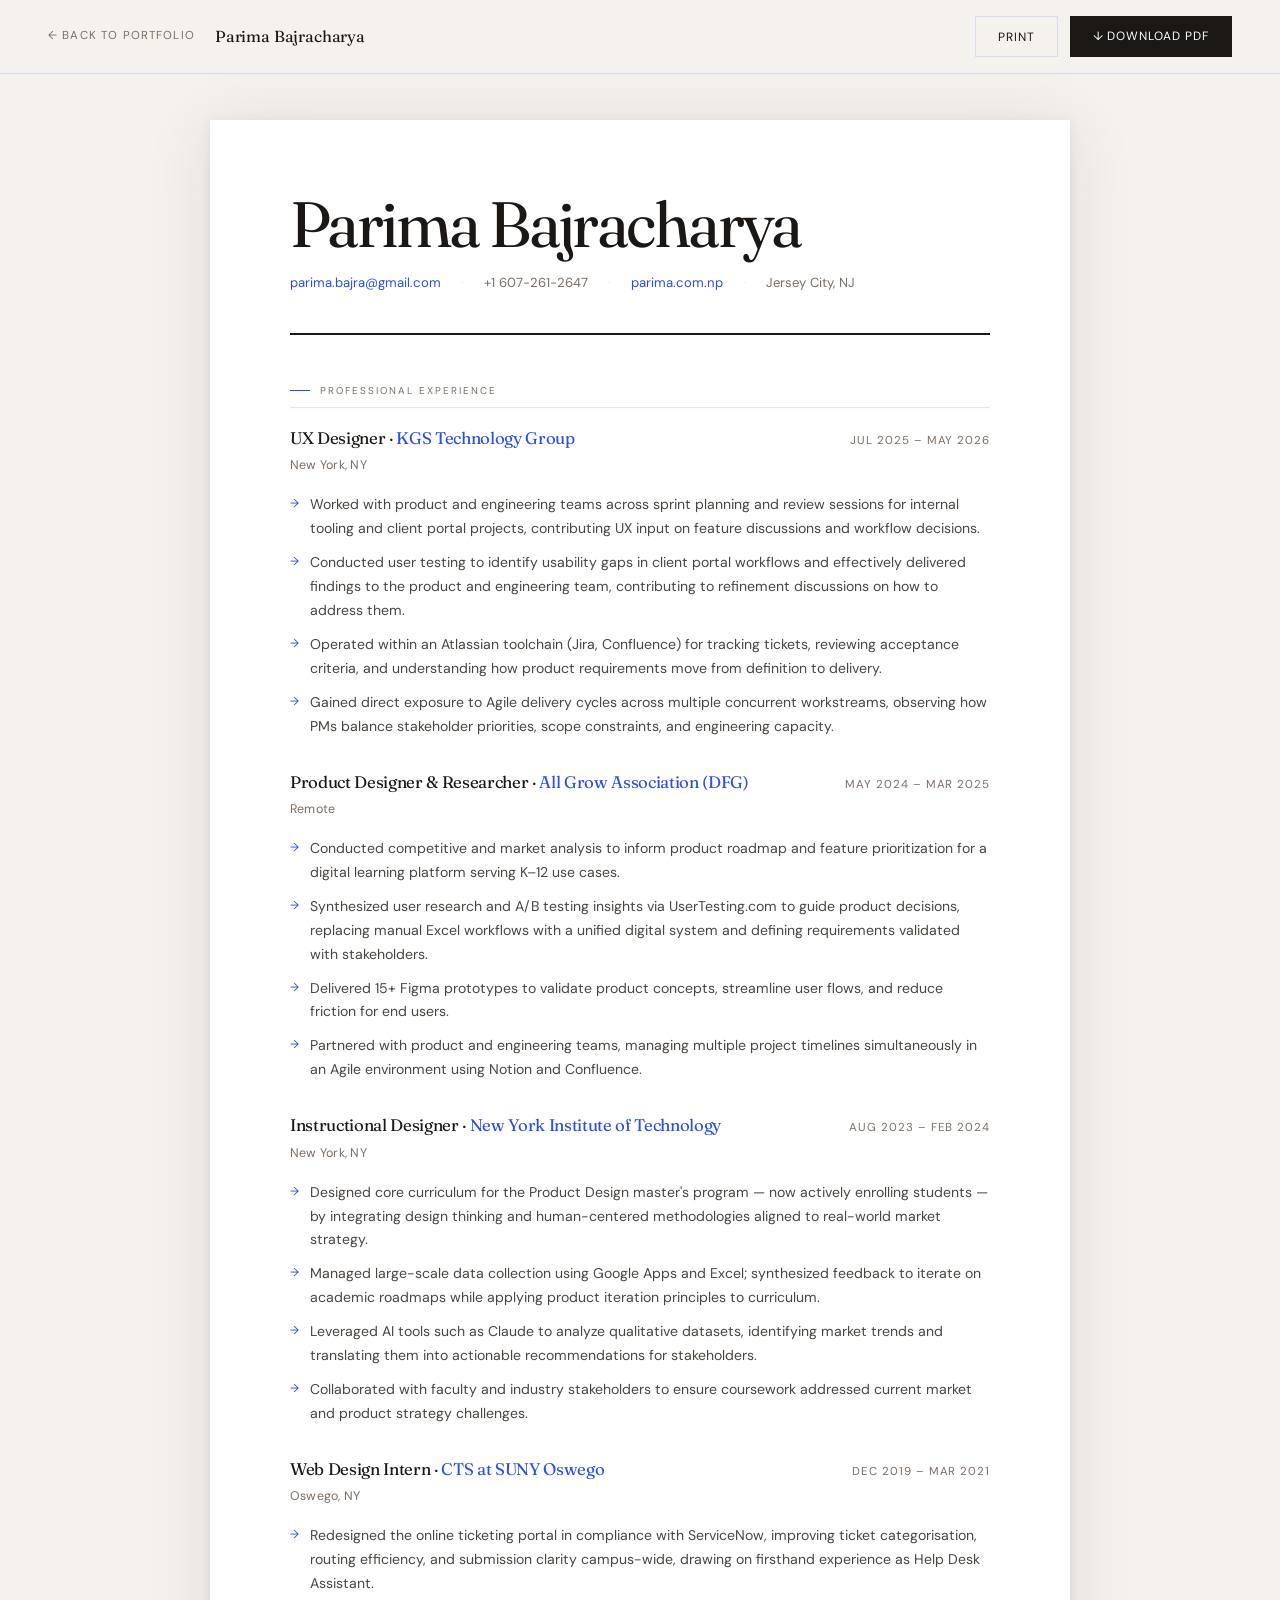
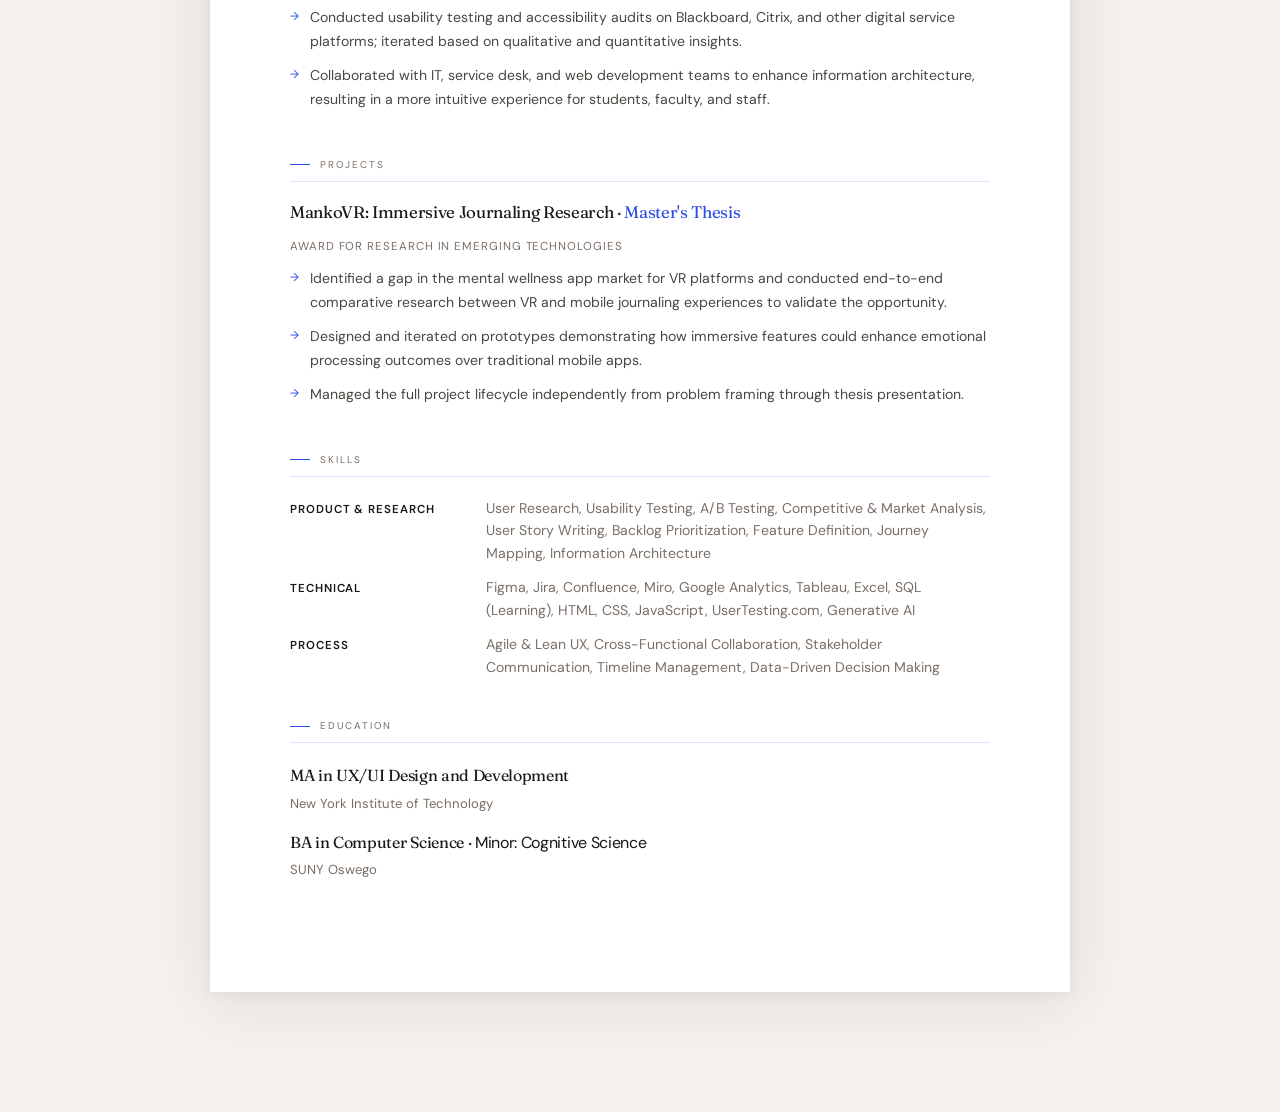
<file: resume.html>
<!DOCTYPE html>
<html lang="en">
<head>
  <meta charset="UTF-8">
  <meta name="viewport" content="width=device-width, initial-scale=1.0">
  <title>Resume — Parima Bajracharya</title>
  <link rel="preconnect" href="https://fonts.googleapis.com">
  <link rel="preconnect" href="https://fonts.gstatic.com" crossorigin>
  <link href="https://fonts.googleapis.com/css2?family=Fraunces:ital,opsz,wght@0,9..144,300..900;1,9..144,300..900&family=DM+Sans:wght@400;500;600;700&display=swap" rel="stylesheet">
  <link rel="icon" type="image/jpeg" href="/images/favicon-32x32.png">
  <style>
    *, *::before, *::after { margin: 0; padding: 0; box-sizing: border-box; }

    :root {
      --ink: #1A1714;
      --blue: #2B4EE6;
      --muted: #7A6E65;
      --border: rgba(43, 78, 230, 0.15);
      --surface: rgba(237, 232, 223, 0.6);
      --fd: 'Fraunces', serif;
      --fb: 'DM Sans', sans-serif;
    }

    html { scroll-behavior: smooth; }

    body {
      background: #f5f2ee;
      color: var(--ink);
      font-family: var(--fb);
      font-size: 16px;
      line-height: 1.6;
      min-height: 100vh;
    }

    /* ── TOP BAR ── */
    .resume-topbar {
      position: fixed; top: 0; left: 0; right: 0; z-index: 100;
      display: flex; align-items: center; justify-content: space-between;
      padding: 16px 48px;
      background: rgba(245, 242, 238, 0.9);
      backdrop-filter: blur(12px);
      border-bottom: 1px solid var(--border);
    }
    .resume-topbar-left {
      display: flex; align-items: center; gap: 20px;
    }
    .topbar-back {
      font-size: .72rem; letter-spacing: .1em; text-transform: uppercase;
      color: var(--muted); text-decoration: none;
      display: flex; align-items: center; gap: 8px;
      transition: color .2s, gap .2s;
    }
    .topbar-back:hover { color: var(--blue); gap: 12px; }
    .topbar-name {
      font-family: var(--fd); font-size: 1rem; color: var(--ink);
      letter-spacing: -.01em;
    }
    .topbar-actions { display: flex; gap: 12px; }
    .btn-download {
      display: inline-flex; align-items: center; gap: 8px;
      padding: 10px 22px; font-size: .75rem; letter-spacing: .08em;
      text-transform: uppercase; text-decoration: none;
      background: var(--ink); color: #fff;
      border: 1px solid var(--ink); font-family: var(--fb);
      transition: background .2s, border-color .2s;
    }
    .btn-download:hover { background: var(--blue); border-color: var(--blue); }
    .btn-print {
      display: inline-flex; align-items: center; gap: 8px;
      padding: 10px 22px; font-size: .75rem; letter-spacing: .08em;
      text-transform: uppercase; text-decoration: none;
      background: none; color: var(--ink);
      border: 1px solid var(--border); font-family: var(--fb);
      cursor: pointer; transition: border-color .2s, color .2s;
    }
    .btn-print:hover { border-color: var(--ink); }

    /* ── RESUME SHEET ── */
    .resume-wrap {
      padding-top: 80px;
      display: flex; justify-content: center;
      padding-bottom: 80px;
    }
    .resume-sheet {
      width: 100%; max-width: 860px;
      margin: 40px 24px;
      background: #fff;
      box-shadow: 0 8px 64px rgba(26,23,20,.10), 0 2px 12px rgba(26,23,20,.06);
      padding: 72px 80px;
    }

    /* ── HEADER ── */
    .rs-name {
      font-family: var(--fd);
      font-size: clamp(2.8rem, 5vw, 4rem);
      letter-spacing: -.04em;
      line-height: 1;
      color: var(--ink);
      margin-bottom: 16px;
    }
    .rs-contact {
      font-size: .82rem; color: var(--muted); display: flex;
      flex-wrap: wrap; gap: 6px 20px; align-items: center;
      margin-bottom: 48px; padding-bottom: 40px;
      border-bottom: 2px solid var(--ink);
    }
    .rs-contact a { color: var(--blue); text-decoration: none; }
    .rs-contact a:hover { text-decoration: underline; }
    .rs-contact-sep { color: var(--border); }

    /* ── SECTION ── */
    .rs-section { margin-bottom: 40px; }
    .rs-section-title {
      font-size: .62rem; letter-spacing: .2em; text-transform: uppercase;
      color: var(--muted); margin-bottom: 20px;
      padding-bottom: 8px; border-bottom: 1px solid var(--border);
      display: flex; align-items: center; gap: 10px;
    }
    .rs-section-title::before {
      content: ''; width: 20px; height: 1px; background: var(--blue);
    }

    /* ── EXPERIENCE ENTRY ── */
    .rs-entry { margin-bottom: 28px; }
    .rs-entry-header {
      display: flex; justify-content: space-between; align-items: baseline;
      gap: 16px; margin-bottom: 6px; flex-wrap: wrap;
    }
    .rs-entry-title {
      font-family: var(--fd); font-size: 1.05rem; letter-spacing: -.02em;
      color: var(--ink); line-height: 1.2;
    }
    .rs-entry-title em { font-style: normal; color: var(--blue); }
    .rs-entry-date {
      font-size: .72rem; letter-spacing: .08em; color: var(--muted);
      white-space: nowrap; text-transform: uppercase; flex-shrink: 0;
    }
    .rs-entry-sub {
      font-size: .78rem; color: var(--muted); margin-bottom: 12px;
      letter-spacing: .02em;
    }
    .rs-entry-list { list-style: none; padding: 0; }
    .rs-entry-list li {
      font-size: .88rem; color: #4a4540; line-height: 1.7;
      padding: 5px 0 5px 20px; position: relative;
    }
    .rs-entry-list li::before {
      content: '→'; position: absolute; left: 0;
      color: var(--blue); font-size: .72rem; top: 6px;
    }

    /* ── SKILLS ── */
    .rs-skills-grid { display: flex; flex-direction: column; gap: 12px; }
    .rs-skill-row { display: grid; grid-template-columns: 180px 1fr; gap: 16px; align-items: baseline; }
    .rs-skill-label {
      font-size: .72rem; letter-spacing: .08em; text-transform: uppercase;
      color: var(--ink); font-weight: 600;
    }
    .rs-skill-items { font-size: .88rem; color: var(--muted); line-height: 1.6; }

    /* ── EDUCATION ── */
    .rs-edu-entry { margin-bottom: 16px; }
    .rs-edu-degree {
      font-family: var(--fd); font-size: 1rem; letter-spacing: -.02em; margin-bottom: 4px;
    }
    .rs-edu-school { font-size: .82rem; color: var(--muted); }

    /* ── PRINT ── */
    @media print {
      .resume-topbar { display: none; }
      .resume-wrap { padding-top: 0; }
      .resume-sheet { margin: 0; box-shadow: none; padding: 48px 64px; max-width: 100%; }
      body { background: #fff; }
    }

    @media (max-width: 600px) {
      .resume-topbar { padding: 14px 20px; }
      .topbar-name { display: none; }
      .resume-sheet { padding: 40px 28px; margin: 24px 16px; }
      .rs-skill-row { grid-template-columns: 1fr; gap: 4px; }
      .rs-entry-header { flex-direction: column; gap: 4px; }
    }
  </style>
</head>
<body>

  <div class="resume-topbar">
    <div class="resume-topbar-left">
      <a class="topbar-back" href="/#about">← Back to portfolio</a>
      <div class="topbar-name">Parima Bajracharya</div>
    </div>
    <div class="topbar-actions">
      <button class="btn-print" onclick="window.print()">Print</button>
      <a class="btn-download" href="/Parima_Bajracharya_Resume.pdf" download="Parima_Bajracharya_Resume.pdf">↓ Download PDF</a>
    </div>
  </div>

  <div class="resume-wrap">
    <div class="resume-sheet">

      <!-- HEADER -->
      <div class="rs-name">Parima Bajracharya</div>
      <div class="rs-contact">
        <a href="mailto:parima.bajra@gmail.com">parima.bajra@gmail.com</a>
        <span class="rs-contact-sep">·</span>
        <span>+1 607-261-2647</span>
        <span class="rs-contact-sep">·</span>
        <a href="https://parima.com.np" target="_blank">parima.com.np</a>
        <span class="rs-contact-sep">·</span>
        <span>Jersey City, NJ</span>
      </div>

      <!-- EXPERIENCE -->
      <div class="rs-section">
        <div class="rs-section-title">Professional Experience</div>

        <div class="rs-entry">
          <div class="rs-entry-header">
            <div class="rs-entry-title">UX Designer · <em>KGS Technology Group</em></div>
            <div class="rs-entry-date">Jul 2025 – May 2026</div>
          </div>
          <div class="rs-entry-sub">New York, NY</div>
          <ul class="rs-entry-list">
            <li>Worked with product and engineering teams across sprint planning and review sessions for internal tooling and client portal projects, contributing UX input on feature discussions and workflow decisions.</li>
            <li>Conducted user testing to identify usability gaps in client portal workflows and effectively delivered findings to the product and engineering team, contributing to refinement discussions on how to address them.</li>
            <li>Operated within an Atlassian toolchain (Jira, Confluence) for tracking tickets, reviewing acceptance criteria, and understanding how product requirements move from definition to delivery.</li>
            <li>Gained direct exposure to Agile delivery cycles across multiple concurrent workstreams, observing how PMs balance stakeholder priorities, scope constraints, and engineering capacity.</li>
          </ul>
        </div>

        <div class="rs-entry">
          <div class="rs-entry-header">
            <div class="rs-entry-title">Product Designer &amp; Researcher · <em>All Grow Association (DFG)</em></div>
            <div class="rs-entry-date">May 2024 – Mar 2025</div>
          </div>
          <div class="rs-entry-sub">Remote</div>
          <ul class="rs-entry-list">
            <li>Conducted competitive and market analysis to inform product roadmap and feature prioritization for a digital learning platform serving K–12 use cases.</li>
            <li>Synthesized user research and A/B testing insights via UserTesting.com to guide product decisions, replacing manual Excel workflows with a unified digital system and defining requirements validated with stakeholders.</li>
            <li>Delivered 15+ Figma prototypes to validate product concepts, streamline user flows, and reduce friction for end users.</li>
            <li>Partnered with product and engineering teams, managing multiple project timelines simultaneously in an Agile environment using Notion and Confluence.</li>
          </ul>
        </div>

        <div class="rs-entry">
          <div class="rs-entry-header">
            <div class="rs-entry-title">Instructional Designer · <em>New York Institute of Technology</em></div>
            <div class="rs-entry-date">Aug 2023 – Feb 2024</div>
          </div>
          <div class="rs-entry-sub">New York, NY</div>
          <ul class="rs-entry-list">
            <li>Designed core curriculum for the Product Design master's program — now actively enrolling students — by integrating design thinking and human-centered methodologies aligned to real-world market strategy.</li>
            <li>Managed large-scale data collection using Google Apps and Excel; synthesized feedback to iterate on academic roadmaps while applying product iteration principles to curriculum.</li>
            <li>Leveraged AI tools such as Claude to analyze qualitative datasets, identifying market trends and translating them into actionable recommendations for stakeholders.</li>
            <li>Collaborated with faculty and industry stakeholders to ensure coursework addressed current market and product strategy challenges.</li>
          </ul>
        </div>

        <div class="rs-entry">
          <div class="rs-entry-header">
            <div class="rs-entry-title">Web Design Intern · <em>CTS at SUNY Oswego</em></div>
            <div class="rs-entry-date">Dec 2019 – Mar 2021</div>
          </div>
          <div class="rs-entry-sub">Oswego, NY</div>
          <ul class="rs-entry-list">
            <li>Redesigned the online ticketing portal in compliance with ServiceNow, improving ticket categorisation, routing efficiency, and submission clarity campus-wide, drawing on firsthand experience as Help Desk Assistant.</li>
            <li>Conducted usability testing and accessibility audits on Blackboard, Citrix, and other digital service platforms; iterated based on qualitative and quantitative insights.</li>
            <li>Collaborated with IT, service desk, and web development teams to enhance information architecture, resulting in a more intuitive experience for students, faculty, and staff.</li>
          </ul>
        </div>
      </div>

      <!-- PROJECTS -->
      <div class="rs-section">
        <div class="rs-section-title">Projects</div>
        <div class="rs-entry">
          <div class="rs-entry-header">
            <div class="rs-entry-title">MankoVR: Immersive Journaling Research · <em>Master's Thesis</em></div>
            <div class="rs-entry-date">Award for Research in Emerging Technologies</div>
          </div>
          <ul class="rs-entry-list">
            <li>Identified a gap in the mental wellness app market for VR platforms and conducted end-to-end comparative research between VR and mobile journaling experiences to validate the opportunity.</li>
            <li>Designed and iterated on prototypes demonstrating how immersive features could enhance emotional processing outcomes over traditional mobile apps.</li>
            <li>Managed the full project lifecycle independently from problem framing through thesis presentation.</li>
          </ul>
        </div>
      </div>

      <!-- SKILLS -->
      <div class="rs-section">
        <div class="rs-section-title">Skills</div>
        <div class="rs-skills-grid">
          <div class="rs-skill-row">
            <div class="rs-skill-label">Product &amp; Research</div>
            <div class="rs-skill-items">User Research, Usability Testing, A/B Testing, Competitive &amp; Market Analysis, User Story Writing, Backlog Prioritization, Feature Definition, Journey Mapping, Information Architecture</div>
          </div>
          <div class="rs-skill-row">
            <div class="rs-skill-label">Technical</div>
            <div class="rs-skill-items">Figma, Jira, Confluence, Miro, Google Analytics, Tableau, Excel, SQL (Learning), HTML, CSS, JavaScript, UserTesting.com, Generative AI</div>
          </div>
          <div class="rs-skill-row">
            <div class="rs-skill-label">Process</div>
            <div class="rs-skill-items">Agile &amp; Lean UX, Cross-Functional Collaboration, Stakeholder Communication, Timeline Management, Data-Driven Decision Making</div>
          </div>
        </div>
      </div>

      <!-- EDUCATION -->
      <div class="rs-section">
        <div class="rs-section-title">Education</div>
        <div class="rs-edu-entry">
          <div class="rs-edu-degree">MA in UX/UI Design and Development</div>
          <div class="rs-edu-school">New York Institute of Technology</div>
        </div>
        <div class="rs-edu-entry">
          <div class="rs-edu-degree">BA in Computer Science · <span style="font-weight:400;font-family:var(--fb)">Minor: Cognitive Science</span></div>
          <div class="rs-edu-school">SUNY Oswego</div>
        </div>
      </div>

    </div>
  </div>

</body>
</html>
</file>
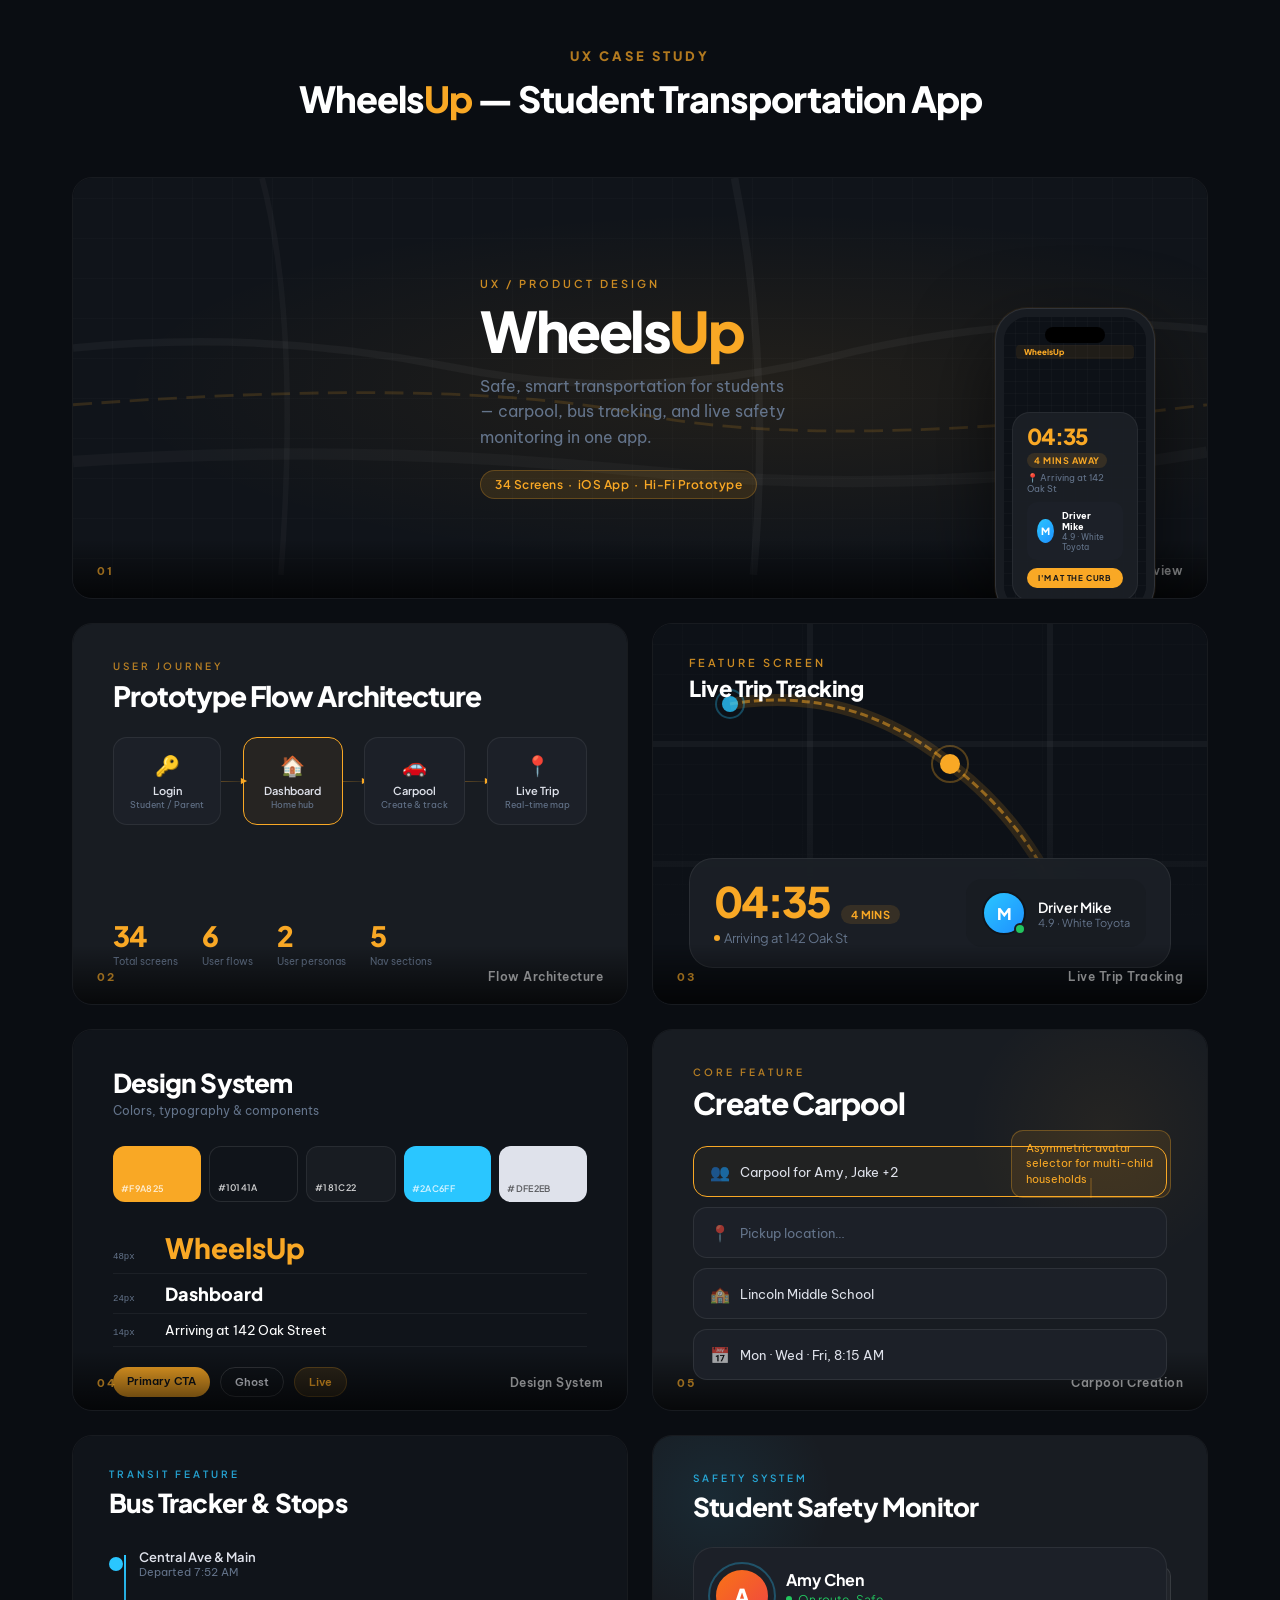
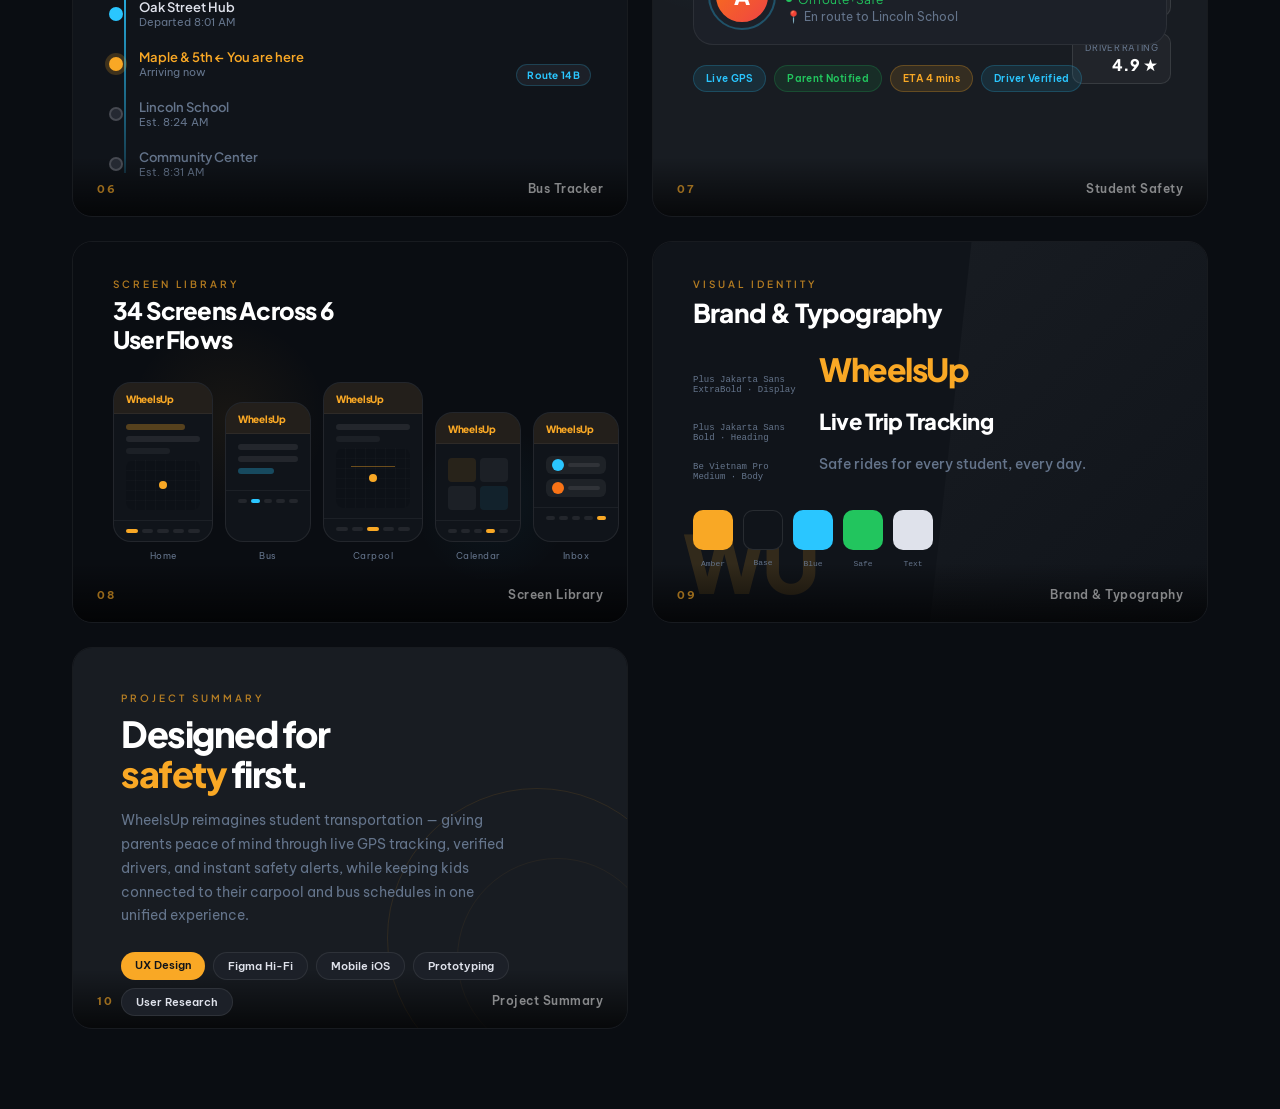
<file: images/wheelsup-portfolio.html>
<!DOCTYPE html>
<html lang="en">
<head>
<meta charset="UTF-8"/>
<meta name="viewport" content="width=device-width,initial-scale=1"/>
<title>WheelsUp — Portfolio</title>
<link href="https://fonts.googleapis.com/css2?family=Plus+Jakarta+Sans:wght@400;500;600;700;800&family=Be+Vietnam+Pro:wght@400;500;600&display=swap" rel="stylesheet"/>
<style>
  *, *::before, *::after { box-sizing: border-box; margin: 0; padding: 0; }
  :root {
    --amber: #F9A825;
    --amber-dim: rgba(249,168,37,0.12);
    --amber-glow: rgba(249,168,37,0.25);
    --dark: #10141A;
    --dark2: #181C22;
    --dark3: #1C2028;
    --dark4: #252932;
    --card: rgba(28,32,38,0.92);
    --text: #DFE2EB;
    --muted: #64748B;
    --blue: #2AC6FF;
  }
  body { background: #0A0D12; font-family: 'Be Vietnam Pro', sans-serif; color: var(--text); }

  h1.site-title {
    font-family: 'Plus Jakarta Sans', sans-serif;
    font-weight: 800;
    font-size: 13px;
    letter-spacing: 3px;
    text-transform: uppercase;
    color: var(--amber);
    text-align: center;
    padding: 48px 0 12px;
    opacity: 0.7;
  }
  h2.site-sub {
    font-family: 'Plus Jakarta Sans', sans-serif;
    font-weight: 800;
    font-size: 36px;
    text-align: center;
    color: #fff;
    margin-bottom: 56px;
    letter-spacing: -1px;
  }
  h2.site-sub span { color: var(--amber); }

  .gallery {
    display: grid;
    grid-template-columns: 1fr 1fr;
    gap: 24px;
    max-width: 1200px;
    margin: 0 auto;
    padding: 0 32px 80px;
  }

  .card {
    border-radius: 20px;
    overflow: hidden;
    position: relative;
    border: 1px solid rgba(255,255,255,0.06);
  }

  /* ---- BANNER SHARED ---- */
  .banner {
    width: 100%;
    position: relative;
    overflow: hidden;
    font-family: 'Plus Jakarta Sans', sans-serif;
  }

  /* ===========================
     1. HERO BANNER
  =========================== */
  .b1 {
    height: 420px;
    background: var(--dark);
    display: flex;
    align-items: center;
    justify-content: center;
  }
  .b1-map {
    position: absolute; inset: 0;
    background:
      repeating-linear-gradient(0deg, transparent, transparent 39px, rgba(255,255,255,0.03) 40px),
      repeating-linear-gradient(90deg, transparent, transparent 39px, rgba(255,255,255,0.03) 40px);
  }
  .b1-map::after {
    content:''; position:absolute; inset:0;
    background: radial-gradient(ellipse 80% 60% at 60% 50%, rgba(249,168,37,0.08) 0%, transparent 70%);
  }
  /* Roads */
  .b1-roads { position:absolute; inset:0; }
  .b1-roads svg { width:100%; height:100%; }
  .b1-content {
    position: relative; z-index: 2;
    display: flex; flex-direction: column; align-items: flex-start;
    padding: 0 52px;
    gap: 12px;
  }
  .b1-eyebrow {
    font-size: 11px; font-weight: 600; letter-spacing: 3px;
    text-transform: uppercase; color: var(--amber); opacity: 0.8;
  }
  .b1-title {
    font-size: 56px; font-weight: 800; color: #fff;
    line-height: 1; letter-spacing: -2.5px;
  }
  .b1-title span { color: var(--amber); }
  .b1-sub {
    font-size: 16px; color: var(--muted); font-family: 'Be Vietnam Pro', sans-serif;
    max-width: 320px; line-height: 1.6; font-weight: 400; margin-top: 4px;
  }
  .b1-pill {
    background: var(--amber-dim); border: 1px solid var(--amber-glow);
    color: var(--amber); font-size: 12px; font-weight: 600;
    padding: 6px 14px; border-radius: 100px; letter-spacing: 0.5px;
    margin-top: 8px;
  }
  .b1-phone {
    position: absolute; right: 52px; bottom: -20px;
    width: 160px; z-index: 3;
  }
  .phone-shell {
    width: 160px; height: 310px;
    background: #181C22;
    border-radius: 32px;
    border: 1.5px solid rgba(255,255,255,0.1);
    position: relative; overflow: hidden;
    box-shadow: 0 32px 80px rgba(0,0,0,0.6), 0 0 0 1px rgba(249,168,37,0.08);
  }
  .phone-screen {
    position: absolute; inset: 8px;
    border-radius: 24px;
    background: var(--dark);
    overflow: hidden;
  }
  .phone-map-bg {
    position: absolute; inset: 0;
    background:
      repeating-linear-gradient(0deg, transparent, transparent 11px, rgba(255,255,255,0.04) 12px),
      repeating-linear-gradient(90deg, transparent, transparent 11px, rgba(255,255,255,0.04) 12px),
      #0D1117;
  }
  .phone-overlay-card {
    position: absolute; bottom: 8px; left: 8px; right: 8px;
    background: rgba(28,32,38,0.96);
    border-radius: 18px; padding: 12px 14px;
    border: 1px solid rgba(255,255,255,0.06);
  }
  .poc-eta {
    font-size: 22px; font-weight: 800; color: var(--amber);
    letter-spacing: -1px; line-height: 1;
  }
  .poc-badge {
    display: inline-block;
    background: var(--amber-dim); color: var(--amber);
    font-size: 9px; font-weight: 700; letter-spacing: 0.5px;
    padding: 2px 7px; border-radius: 100px; margin-top: 2px;
  }
  .poc-dest {
    font-size: 9px; color: var(--muted); margin-top: 4px;
    font-family: 'Be Vietnam Pro', sans-serif;
  }
  .poc-btn {
    margin-top: 8px; background: var(--amber);
    border-radius: 100px; text-align: center;
    font-size: 8px; font-weight: 700; color: var(--dark);
    padding: 5px 0; letter-spacing: 0.8px; text-transform: uppercase;
  }
  .phone-notch {
    position: absolute; top: 10px; left: 50%; transform: translateX(-50%);
    width: 60px; height: 16px; background: #000; border-radius: 100px;
    z-index: 5;
  }

  /* ===========================
     2. FLOW MAP BANNER
  =========================== */
  .b2 {
    height: 380px; background: var(--dark2);
    padding: 36px 40px;
    display: flex; flex-direction: column; justify-content: space-between;
  }
  .b2-label {
    font-size: 10px; font-weight: 600; color: var(--amber);
    letter-spacing: 3px; text-transform: uppercase; opacity: 0.7;
  }
  .b2-title { font-size: 28px; font-weight: 800; color: #fff; letter-spacing: -1px; margin-top: 6px; }
  .flow-nodes {
    display: flex; align-items: center; gap: 0;
    margin-top: 24px;
  }
  .fn {
    background: var(--dark3); border: 1px solid rgba(255,255,255,0.07);
    border-radius: 14px; padding: 14px 16px; min-width: 100px;
    flex-shrink: 0; text-align: center; position: relative;
  }
  .fn.active { border-color: var(--amber); background: rgba(249,168,37,0.06); }
  .fn-icon { font-size: 20px; margin-bottom: 6px; }
  .fn-name { font-size: 11px; font-weight: 600; color: var(--text); }
  .fn-sub { font-size: 9px; color: var(--muted); margin-top: 2px; font-family: 'Be Vietnam Pro', sans-serif; }
  .fn-arrow {
    flex: 1; height: 1px;
    background: linear-gradient(90deg, rgba(249,168,37,0.3), rgba(249,168,37,0.1));
    position: relative;
  }
  .fn-arrow::after {
    content: '▶'; color: var(--amber); font-size: 8px;
    position: absolute; right: -4px; top: 50%; transform: translateY(-50%);
  }
  .b2-stats { display: flex; gap: 24px; margin-top: 24px; }
  .stat { }
  .stat-num { font-size: 28px; font-weight: 800; color: var(--amber); letter-spacing: -1px; }
  .stat-label { font-size: 10px; color: var(--muted); font-family: 'Be Vietnam Pro', sans-serif; margin-top: 2px; }

  /* ===========================
     3. LIVE TRACKING
  =========================== */
  .b3 {
    height: 380px; position: relative;
    background: #0D1117;
  }
  .b3-map {
    position: absolute; inset: 0;
    background:
      repeating-linear-gradient(0deg, transparent, transparent 29px, rgba(255,255,255,0.025) 30px),
      repeating-linear-gradient(90deg, transparent, transparent 29px, rgba(255,255,255,0.025) 30px),
      #0D1117;
  }
  .b3-route {
    position: absolute; inset: 0;
  }
  .b3-overlay {
    position: absolute; bottom: 0; left: 0; right: 0;
    background: linear-gradient(to top, #0D1117 40%, transparent);
    padding: 32px 36px 36px;
  }
  .b3-card {
    background: rgba(28,32,38,0.95);
    border: 1px solid rgba(255,255,255,0.07);
    border-radius: 24px; padding: 20px 24px;
    display: flex; justify-content: space-between; align-items: center;
    backdrop-filter: blur(20px);
  }
  .b3-left {}
  .b3-eta { font-size: 42px; font-weight: 800; color: var(--amber); letter-spacing: -2px; line-height: 1; }
  .b3-mins {
    display: inline-block; background: var(--amber-dim);
    color: var(--amber); font-size: 11px; font-weight: 700;
    padding: 3px 10px; border-radius: 100px; margin-left: 8px;
    letter-spacing: 0.3px; vertical-align: middle;
  }
  .b3-dest { font-size: 13px; color: var(--muted); margin-top: 6px; display: flex; align-items: center; gap: 4px; }
  .b3-dot { width: 6px; height: 6px; background: var(--amber); border-radius: 50%; }
  .b3-driver {
    display: flex; align-items: center; gap: 12px;
    background: var(--dark2); border-radius: 16px; padding: 12px 16px;
  }
  .b3-avatar {
    width: 44px; height: 44px; border-radius: 50%;
    background: linear-gradient(135deg, #2AC6FF, #1E90FF);
    border: 2px solid var(--dark);
    display: flex; align-items: center; justify-content: center;
    font-size: 16px; font-weight: 800; color: #fff;
    position: relative;
  }
  .b3-status { width: 12px; height: 12px; background: #22C55E; border-radius: 50%; border: 2px solid var(--dark2); position: absolute; bottom: -2px; right: -2px; }
  .b3-dname { font-size: 14px; font-weight: 600; color: #fff; }
  .b3-dsub { font-size: 11px; color: var(--muted); }
  .b3-label {
    position: absolute; top: 32px; left: 36px;
    font-size: 11px; font-weight: 600; letter-spacing: 3px;
    text-transform: uppercase; color: var(--amber); opacity: 0.8;
  }
  .b3-title { position: absolute; top: 50px; left: 36px;
    font-size: 22px; font-weight: 800; color: #fff; letter-spacing: -0.5px; }

  /* ===========================
     4. DESIGN SYSTEM
  =========================== */
  .b4 {
    height: 380px; background: var(--dark);
    padding: 36px 40px;
    display: flex; flex-direction: column;
  }
  .b4-top { display: flex; justify-content: space-between; align-items: flex-start; }
  .b4-title { font-size: 26px; font-weight: 800; color: #fff; letter-spacing: -0.8px; }
  .b4-sub { font-size: 12px; color: var(--muted); margin-top: 4px; font-family: 'Be Vietnam Pro', sans-serif; }
  .colors { display: flex; gap: 8px; margin-top: 28px; }
  .color-swatch {
    flex: 1; height: 56px; border-radius: 12px; position: relative;
    display: flex; align-items: flex-end; padding: 8px;
  }
  .cs-label { font-size: 9px; font-weight: 600; color: rgba(255,255,255,0.8); letter-spacing: 0.3px; }
  .type-scale { margin-top: 20px; }
  .ts-row {
    display: flex; align-items: baseline; gap: 12px;
    border-bottom: 1px solid rgba(255,255,255,0.05);
    padding: 8px 0;
  }
  .ts-size { font-size: 9px; color: var(--muted); width: 40px; flex-shrink: 0; font-family: monospace; }
  .ts-sample { color: #fff; font-family: 'Plus Jakarta Sans', sans-serif; font-weight: 800; }
  .comp-row { display: flex; gap: 10px; margin-top: 20px; }
  .comp-pill {
    padding: 7px 14px; border-radius: 100px; font-size: 11px; font-weight: 600;
    font-family: 'Be Vietnam Pro', sans-serif;
  }
  .cp-primary { background: var(--amber); color: var(--dark); }
  .cp-ghost { background: transparent; border: 1px solid rgba(255,255,255,0.15); color: var(--text); }
  .cp-badge { background: var(--amber-dim); color: var(--amber); border: 1px solid var(--amber-glow); }

  /* ===========================
     5. CARPOOL CREATION
  =========================== */
  .b5 {
    height: 380px; background: var(--dark2); position: relative; overflow: hidden;
  }
  .b5-bg {
    position: absolute; top: -40px; right: -40px;
    width: 280px; height: 280px;
    border-radius: 50%;
    background: radial-gradient(circle, rgba(249,168,37,0.06) 0%, transparent 70%);
  }
  .b5-content { padding: 36px 40px; position: relative; z-index: 2; }
  .b5-label { font-size: 10px; font-weight: 600; color: var(--amber); letter-spacing: 3px; text-transform: uppercase; opacity: 0.7; }
  .b5-title { font-size: 30px; font-weight: 800; color: #fff; letter-spacing: -1px; margin-top: 6px; }
  .b5-form { margin-top: 24px; display: flex; flex-direction: column; gap: 10px; }
  .b5-field {
    background: var(--dark3); border: 1px solid rgba(255,255,255,0.08);
    border-radius: 14px; padding: 14px 16px;
    display: flex; align-items: center; gap: 10px;
  }
  .b5-field.active { border-color: var(--amber); background: rgba(249,168,37,0.04); }
  .b5-icon { font-size: 16px; opacity: 0.6; }
  .b5-ftxt { font-size: 13px; font-family: 'Be Vietnam Pro', sans-serif; color: var(--text); }
  .b5-fph { color: var(--muted); }
  .annotation-bubble {
    position: absolute; right: 36px; top: 100px;
    background: rgba(249,168,37,0.1); border: 1px solid rgba(249,168,37,0.3);
    border-radius: 12px; padding: 10px 14px; max-width: 160px;
  }
  .ab-text { font-size: 11px; color: var(--amber); font-family: 'Be Vietnam Pro', sans-serif; line-height: 1.4; }
  .ab-line {
    position: absolute; bottom: -1px; left: 50%; transform: translateX(-50%);
    width: 1px; height: 20px; background: rgba(249,168,37,0.4);
  }

  /* ===========================
     6. BUS TRACKER
  =========================== */
  .b6 {
    height: 380px; background: var(--dark); position: relative;
  }
  .b6-top { padding: 32px 36px 0; }
  .b6-label { font-size: 10px; font-weight: 600; color: var(--blue); letter-spacing: 3px; text-transform: uppercase; opacity: 0.8; }
  .b6-title { font-size: 26px; font-weight: 800; color: #fff; letter-spacing: -0.8px; margin-top: 6px; }
  .bus-stops {
    margin: 24px 36px 0;
    position: relative;
  }
  .bus-line {
    position: absolute; left: 15px; top: 16px; bottom: 16px;
    width: 2px; background: linear-gradient(to bottom, var(--blue), rgba(42,198,255,0.2));
  }
  .stop {
    display: flex; align-items: center; gap: 16px;
    padding: 10px 0; position: relative;
  }
  .stop-dot {
    width: 14px; height: 14px; border-radius: 50%;
    border: 2px solid var(--dark4); flex-shrink: 0;
    position: relative; z-index: 2;
  }
  .stop-dot.passed { background: var(--blue); border-color: var(--blue); }
  .stop-dot.current {
    background: var(--amber); border-color: var(--amber);
    box-shadow: 0 0 0 4px rgba(249,168,37,0.2);
    animation: pulse 2s infinite;
  }
  .stop-dot.upcoming { background: var(--dark4); border-color: rgba(255,255,255,0.15); }
  @keyframes pulse {
    0%,100% { box-shadow: 0 0 0 4px rgba(249,168,37,0.2); }
    50% { box-shadow: 0 0 0 8px rgba(249,168,37,0.08); }
  }
  .stop-info {}
  .stop-name { font-size: 13px; font-weight: 600; color: var(--text); }
  .stop-name.current { color: var(--amber); }
  .stop-time { font-size: 11px; color: var(--muted); font-family: 'Be Vietnam Pro', sans-serif; }
  .bus-badge {
    position: absolute; right: 0; top: 50%;
    background: var(--dark3); border: 1px solid rgba(42,198,255,0.2);
    color: var(--blue); font-size: 10px; font-weight: 700;
    padding: 4px 10px; border-radius: 100px; letter-spacing: 0.3px;
  }

  /* ===========================
     7. STUDENT SAFETY
  =========================== */
  .b7 {
    height: 380px; background: var(--dark2); position: relative; overflow: hidden;
  }
  .b7-glow {
    position: absolute; top: -60px; left: -60px;
    width: 240px; height: 240px; border-radius: 50%;
    background: radial-gradient(circle, rgba(42,198,255,0.08) 0%, transparent 70%);
  }
  .b7-content { padding: 36px 40px; position: relative; z-index: 2; }
  .b7-label { font-size: 10px; font-weight: 600; color: var(--blue); letter-spacing: 3px; text-transform: uppercase; opacity: 0.8; }
  .b7-title { font-size: 26px; font-weight: 800; color: #fff; letter-spacing: -0.8px; margin-top: 6px; }
  .safety-card {
    margin-top: 24px; background: var(--dark3);
    border: 1px solid rgba(255,255,255,0.07);
    border-radius: 20px; padding: 20px;
    display: flex; align-items: center; gap: 16px;
  }
  .safety-avatar-wrap { position: relative; }
  .safety-avatar {
    width: 56px; height: 56px; border-radius: 50%;
    background: linear-gradient(135deg, #F97316, #EF4444);
    display: flex; align-items: center; justify-content: center;
    font-size: 22px; font-weight: 800; color: #fff;
    border: 2px solid var(--dark3);
  }
  .pulse-ring {
    position: absolute; inset: -6px; border-radius: 50%;
    border: 2px solid rgba(42,198,255,0.3);
    animation: pulse-ring 2s infinite;
  }
  @keyframes pulse-ring {
    0%,100% { opacity: 1; transform: scale(1); }
    50% { opacity: 0.3; transform: scale(1.1); }
  }
  .safety-info {}
  .safety-name { font-size: 16px; font-weight: 700; color: #fff; }
  .safety-status { font-size: 12px; color: #22C55E; margin-top: 2px; display: flex; align-items: center; gap: 6px; }
  .s-green-dot { width: 6px; height: 6px; background: #22C55E; border-radius: 50%; }
  .safety-loc { font-size: 12px; color: var(--muted); margin-top: 2px; font-family: 'Be Vietnam Pro', sans-serif; }
  .safety-tags { display: flex; gap: 8px; margin-top: 20px; flex-wrap: wrap; }
  .stag {
    padding: 6px 12px; border-radius: 100px; font-size: 10px; font-weight: 600;
    font-family: 'Be Vietnam Pro', sans-serif; letter-spacing: 0.3px;
  }
  .st-blue { background: rgba(42,198,255,0.1); color: var(--blue); border: 1px solid rgba(42,198,255,0.2); }
  .st-green { background: rgba(34,197,94,0.1); color: #22C55E; border: 1px solid rgba(34,197,94,0.2); }
  .st-amber { background: var(--amber-dim); color: var(--amber); border: 1px solid var(--amber-glow); }
  .annot-right {
    position: absolute; right: 36px; top: 130px;
    display: flex; flex-direction: column; align-items: flex-end; gap: 16px;
  }
  .annot-chip {
    background: rgba(255,255,255,0.04); border: 1px solid rgba(255,255,255,0.1);
    border-radius: 10px; padding: 8px 12px; text-align: right;
  }
  .ac-label { font-size: 9px; color: var(--muted); font-family: 'Be Vietnam Pro', sans-serif; letter-spacing: 0.3px; text-transform: uppercase; }
  .ac-val { font-size: 16px; font-weight: 800; color: #fff; margin-top: 1px; }

  /* ===========================
     8. MULTI-SCREEN SHOWCASE
  =========================== */
  .b8 {
    height: 380px; background: #0A0D12; position: relative; overflow: hidden;
  }
  .b8-glow1 { position: absolute; top: 20%; left: 10%; width: 200px; height: 200px; border-radius: 50%; background: radial-gradient(circle, rgba(249,168,37,0.06) 0%, transparent 70%); }
  .b8-glow2 { position: absolute; bottom: 10%; right: 10%; width: 160px; height: 160px; border-radius: 50%; background: radial-gradient(circle, rgba(42,198,255,0.05) 0%, transparent 70%); }
  .b8-content { padding: 36px 40px; position: relative; z-index: 2; }
  .b8-label { font-size: 10px; font-weight: 600; color: var(--amber); letter-spacing: 3px; text-transform: uppercase; opacity: 0.7; }
  .b8-title { font-size: 24px; font-weight: 800; color: #fff; letter-spacing: -0.8px; margin-top: 6px; max-width: 260px; line-height: 1.2; }
  .screens-row {
    display: flex; gap: 12px; margin-top: 28px; align-items: flex-end;
  }
  .mini-screen {
    border-radius: 18px; overflow: hidden;
    border: 1px solid rgba(255,255,255,0.08);
    flex-shrink: 0; position: relative;
    background: var(--dark);
  }
  .ms-header {
    background: rgba(249,168,37,0.08); padding: 10px 12px 8px;
    border-bottom: 1px solid rgba(255,255,255,0.05);
  }
  .ms-logo { font-size: 10px; font-weight: 800; color: var(--amber); letter-spacing: -0.3px; }
  .ms-body { padding: 10px 12px; }
  .ms-line { height: 6px; border-radius: 3px; margin-bottom: 6px; }
  .ms-line.full { background: rgba(255,255,255,0.08); width: 100%; }
  .ms-line.half { background: rgba(255,255,255,0.05); width: 60%; }
  .ms-line.amber { background: rgba(249,168,37,0.3); width: 80%; }
  .ms-map {
    height: 50px;
    background: repeating-linear-gradient(0deg, transparent, transparent 9px, rgba(255,255,255,0.03) 10px),
                repeating-linear-gradient(90deg, transparent, transparent 9px, rgba(255,255,255,0.03) 10px),
                #0D1117;
    border-radius: 8px; margin-top: 6px; position: relative;
    overflow: hidden;
  }
  .ms-map-dot { position: absolute; width: 8px; height: 8px; border-radius: 50%; background: var(--amber); top: 50%; left: 50%; transform: translate(-50%, -50%); }
  .ms-nav {
    display: flex; gap: 4px; padding: 8px 12px;
    border-top: 1px solid rgba(255,255,255,0.05);
  }
  .ms-nav-dot { flex: 1; height: 4px; border-radius: 2px; background: rgba(255,255,255,0.08); }
  .ms-nav-dot.active { background: var(--amber); }
  .screen-label {
    font-size: 9px; color: var(--muted); text-align: center; margin-top: 8px;
    font-family: 'Be Vietnam Pro', sans-serif; letter-spacing: 0.5px;
  }
  .screen-wrap { display: flex; flex-direction: column; align-items: center; }

  /* ===========================
     9. TYPOGRAPHY / BRAND
  =========================== */
  .b9 {
    height: 380px; background: var(--dark); position: relative; overflow: hidden;
  }
  .b9-stripe {
    position: absolute; top: 0; right: 0; width: 50%; bottom: 0;
    background: linear-gradient(135deg, var(--dark2) 0%, var(--dark) 100%);
    clip-path: polygon(15% 0%, 100% 0%, 100% 100%, 0% 100%);
  }
  .b9-content { padding: 36px 40px; position: relative; z-index: 2; }
  .b9-label { font-size: 10px; font-weight: 600; color: var(--amber); letter-spacing: 3px; text-transform: uppercase; opacity: 0.7; }
  .b9-title { font-size: 26px; font-weight: 800; color: #fff; letter-spacing: -0.8px; margin-top: 6px; }
  .brand-name-xl {
    font-size: 80px; font-weight: 800; color: var(--amber);
    letter-spacing: -4px; line-height: 1; margin-top: 12px;
    opacity: 0.15; position: absolute; bottom: 20px; left: 30px;
    pointer-events: none;
  }
  .font-samples { margin-top: 20px; display: flex; flex-direction: column; gap: 12px; }
  .fs-item { display: flex; align-items: baseline; gap: 16px; }
  .fs-meta { font-size: 9px; color: var(--muted); font-family: monospace; width: 110px; flex-shrink: 0; }
  .fs-demo { color: #fff; font-family: 'Plus Jakarta Sans', sans-serif; font-weight: 800; }
  .palette-dots { display: flex; gap: 10px; margin-top: 28px; }
  .pd { width: 40px; height: 40px; border-radius: 10px; position: relative; }
  .pd-label { position: absolute; bottom: -18px; left: 50%; transform: translateX(-50%); font-size: 8px; color: var(--muted); white-space: nowrap; font-family: monospace; }

  /* ===========================
     10. ABOUT / PROJECT
  =========================== */
  .b10 {
    height: 380px; background: var(--dark2); position: relative; overflow: hidden;
  }
  .b10-accent {
    position: absolute; bottom: -60px; right: -60px;
    width: 300px; height: 300px;
    border-radius: 50%;
    border: 1px solid rgba(249,168,37,0.1);
  }
  .b10-accent2 {
    position: absolute; bottom: -30px; right: -30px;
    width: 200px; height: 200px;
    border-radius: 50%;
    border: 1px solid rgba(249,168,37,0.06);
  }
  .b10-content { padding: 44px 48px; position: relative; z-index: 2; }
  .b10-eyebrow { font-size: 10px; font-weight: 600; color: var(--amber); letter-spacing: 3px; text-transform: uppercase; opacity: 0.7; }
  .b10-title { font-size: 36px; font-weight: 800; color: #fff; letter-spacing: -1.5px; margin-top: 10px; line-height: 1.1; }
  .b10-title span { color: var(--amber); }
  .b10-body {
    font-size: 14px; color: var(--muted); font-family: 'Be Vietnam Pro', sans-serif;
    max-width: 400px; line-height: 1.7; margin-top: 16px; font-weight: 400;
  }
  .b10-tags { display: flex; gap: 8px; margin-top: 24px; flex-wrap: wrap; }
  .b10-tag {
    padding: 6px 14px; border-radius: 100px;
    font-size: 11px; font-weight: 600;
    font-family: 'Be Vietnam Pro', sans-serif;
  }
  .b10t-dark { background: var(--dark3); color: var(--text); border: 1px solid rgba(255,255,255,0.08); }
  .b10t-amber { background: var(--amber); color: var(--dark); }

  /* Card labels */
  .card-label {
    position: absolute; bottom: 0; left: 0; right: 0;
    background: linear-gradient(to top, rgba(0,0,0,0.7) 0%, transparent 100%);
    padding: 24px 24px 20px;
    display: flex; justify-content: space-between; align-items: flex-end;
    pointer-events: none;
  }
  .cl-num { font-size: 11px; font-weight: 700; color: rgba(249,168,37,0.6); letter-spacing: 2px; }
  .cl-name { font-size: 12px; font-weight: 600; color: rgba(255,255,255,0.5); font-family: 'Be Vietnam Pro', sans-serif; letter-spacing: 0.5px; }

  .full-width { grid-column: 1 / -1; }
</style>
</head>
<body>

<h1 class="site-title">UX Case Study</h1>
<h2 class="site-sub">Wheels<span>Up</span> — Student Transportation App</h2>

<div class="gallery">

  <!-- 1. HERO -->
  <div class="card full-width">
    <div class="banner b1">
      <div class="b1-map"></div>
      <svg class="b1-roads" viewBox="0 0 1200 420" preserveAspectRatio="xMidYMid slice">
        <path d="M0 180 Q200 160 400 200 Q600 240 800 190 Q1000 140 1200 160" stroke="rgba(255,255,255,0.04)" stroke-width="8" fill="none"/>
        <path d="M0 300 Q300 280 600 310 Q900 340 1200 290" stroke="rgba(255,255,255,0.03)" stroke-width="12" fill="none"/>
        <path d="M200 0 Q240 150 220 420" stroke="rgba(255,255,255,0.03)" stroke-width="6" fill="none"/>
        <path d="M700 0 Q740 200 720 420" stroke="rgba(255,255,255,0.04)" stroke-width="8" fill="none"/>
        <path d="M0 240 Q400 210 600 250 Q800 290 1200 240" stroke="rgba(249,168,37,0.15)" stroke-width="3" fill="none" stroke-dasharray="20 10"/>
      </svg>
      <div class="b1-content">
        <div class="b1-eyebrow">UX / Product Design</div>
        <div class="b1-title">Wheels<span>Up</span></div>
        <div class="b1-sub">Safe, smart transportation for students — carpool, bus tracking, and live safety monitoring in one app.</div>
        <div class="b1-pill">34 Screens &nbsp;·&nbsp; iOS App &nbsp;·&nbsp; Hi-Fi Prototype</div>
      </div>
      <div class="b1-phone">
        <div class="phone-shell">
          <div class="phone-screen">
            <div class="phone-map-bg"></div>
            <div class="phone-notch"></div>
            <div style="position:absolute;top:28px;left:12px;right:12px;height:14px;background:rgba(249,168,37,0.08);border-radius:4px;display:flex;align-items:center;padding:0 8px;">
              <span style="font-size:8px;color:#F9A825;font-weight:800;font-family:'Plus Jakarta Sans';">WheelsUp</span>
            </div>
            <div class="phone-overlay-card">
              <div class="poc-eta">04:35</div>
              <span class="poc-badge">4 MINS AWAY</span>
              <div class="poc-dest">📍 Arriving at 142 Oak St</div>
              <div style="margin-top:8px;display:flex;align-items:center;gap:8px;background:#1C2028;border-radius:10px;padding:8px 10px;">
                <div style="width:24px;height:24px;border-radius:50%;background:linear-gradient(135deg,#2AC6FF,#1E90FF);display:flex;align-items:center;justify-content:center;font-size:10px;font-weight:800;color:#fff;">M</div>
                <div>
                  <div style="font-size:9px;font-weight:700;color:#fff;font-family:'Be Vietnam Pro';">Driver Mike</div>
                  <div style="font-size:8px;color:#64748B;font-family:'Be Vietnam Pro';">4.9 · White Toyota</div>
                </div>
              </div>
              <div class="poc-btn">I'M AT THE CURB</div>
            </div>
          </div>
        </div>
      </div>
    </div>
    <div class="card-label">
      <span class="cl-num">01</span>
      <span class="cl-name">Hero Overview</span>
    </div>
  </div>

  <!-- 2. FLOW MAP -->
  <div class="card">
    <div class="banner b2">
      <div>
        <div class="b2-label">User Journey</div>
        <div class="b2-title">Prototype Flow Architecture</div>
        <div class="flow-nodes">
          <div class="fn">
            <div class="fn-icon">🔑</div>
            <div class="fn-name">Login</div>
            <div class="fn-sub">Student / Parent</div>
          </div>
          <div class="fn-arrow"></div>
          <div class="fn active">
            <div class="fn-icon">🏠</div>
            <div class="fn-name">Dashboard</div>
            <div class="fn-sub">Home hub</div>
          </div>
          <div class="fn-arrow"></div>
          <div class="fn">
            <div class="fn-icon">🚗</div>
            <div class="fn-name">Carpool</div>
            <div class="fn-sub">Create & track</div>
          </div>
          <div class="fn-arrow"></div>
          <div class="fn">
            <div class="fn-icon">📍</div>
            <div class="fn-name">Live Trip</div>
            <div class="fn-sub">Real-time map</div>
          </div>
        </div>
      </div>
      <div class="b2-stats">
        <div class="stat"><div class="stat-num">34</div><div class="stat-label">Total screens</div></div>
        <div class="stat"><div class="stat-num">6</div><div class="stat-label">User flows</div></div>
        <div class="stat"><div class="stat-num">2</div><div class="stat-label">User personas</div></div>
        <div class="stat"><div class="stat-num">5</div><div class="stat-label">Nav sections</div></div>
      </div>
    </div>
    <div class="card-label"><span class="cl-num">02</span><span class="cl-name">Flow Architecture</span></div>
  </div>

  <!-- 3. LIVE TRACKING -->
  <div class="card">
    <div class="banner b3">
      <div class="b3-map"></div>
      <svg style="position:absolute;inset:0;width:100%;height:100%;" viewBox="0 0 560 380" preserveAspectRatio="xMidYMid slice">
        <!-- route path -->
        <path d="M80 80 Q200 60 300 140 Q380 200 420 300" stroke="rgba(249,168,37,0.5)" stroke-width="3" fill="none" stroke-dasharray="8 4"/>
        <path d="M80 80 Q200 60 300 140 Q380 200 420 300" stroke="rgba(249,168,37,0.15)" stroke-width="12" fill="none"/>
        <!-- start -->
        <circle cx="80" cy="80" r="8" fill="#2AC6FF" opacity="0.8"/>
        <circle cx="80" cy="80" r="14" fill="none" stroke="rgba(42,198,255,0.3)" stroke-width="2"/>
        <!-- driver dot -->
        <circle cx="300" cy="140" r="10" fill="#F9A825"/>
        <circle cx="300" cy="140" r="18" fill="none" stroke="rgba(249,168,37,0.3)" stroke-width="2"/>
        <!-- destination -->
        <circle cx="420" cy="300" r="8" fill="rgba(255,255,255,0.3)"/>
        <!-- grid roads -->
        <line x1="0" y1="120" x2="560" y2="120" stroke="rgba(255,255,255,0.04)" stroke-width="6"/>
        <line x1="0" y1="240" x2="560" y2="240" stroke="rgba(255,255,255,0.04)" stroke-width="6"/>
        <line x1="160" y1="0" x2="160" y2="380" stroke="rgba(255,255,255,0.04)" stroke-width="6"/>
        <line x1="400" y1="0" x2="400" y2="380" stroke="rgba(255,255,255,0.04)" stroke-width="6"/>
      </svg>
      <div class="b3-label">Feature Screen</div>
      <div class="b3-title">Live Trip Tracking</div>
      <div class="b3-overlay">
        <div class="b3-card">
          <div class="b3-left">
            <div>
              <span class="b3-eta">04:35</span>
              <span class="b3-mins">4 MINS</span>
            </div>
            <div class="b3-dest"><div class="b3-dot"></div>Arriving at 142 Oak St</div>
          </div>
          <div class="b3-driver">
            <div class="b3-avatar">M<div class="b3-status"></div></div>
            <div>
              <div class="b3-dname">Driver Mike</div>
              <div class="b3-dsub">4.9 · White Toyota</div>
            </div>
          </div>
        </div>
      </div>
    </div>
    <div class="card-label"><span class="cl-num">03</span><span class="cl-name">Live Trip Tracking</span></div>
  </div>

  <!-- 4. DESIGN SYSTEM -->
  <div class="card">
    <div class="banner b4">
      <div class="b4-top">
        <div>
          <div class="b4-title">Design System</div>
          <div class="b4-sub">Colors, typography & components</div>
        </div>
      </div>
      <div class="colors">
        <div class="color-swatch" style="background:#F9A825;"><span class="cs-label">#F9A825</span></div>
        <div class="color-swatch" style="background:#10141A;border:1px solid rgba(255,255,255,0.1);"><span class="cs-label">#10141A</span></div>
        <div class="color-swatch" style="background:#181C22;border:1px solid rgba(255,255,255,0.07);"><span class="cs-label">#181C22</span></div>
        <div class="color-swatch" style="background:#2AC6FF;"><span class="cs-label">#2AC6FF</span></div>
        <div class="color-swatch" style="background:#DFE2EB;"><span class="cs-label" style="color:rgba(0,0,0,0.6)">#DFE2EB</span></div>
      </div>
      <div class="type-scale">
        <div class="ts-row">
          <span class="ts-size">48px</span>
          <span class="ts-sample" style="font-size:28px;color:#F9A825;">WheelsUp</span>
        </div>
        <div class="ts-row">
          <span class="ts-size">24px</span>
          <span class="ts-sample" style="font-size:18px;">Dashboard</span>
        </div>
        <div class="ts-row">
          <span class="ts-size">14px</span>
          <span class="ts-sample" style="font-size:13px;font-weight:400;font-family:'Be Vietnam Pro';">Arriving at 142 Oak Street</span>
        </div>
      </div>
      <div class="comp-row">
        <div class="comp-pill cp-primary">Primary CTA</div>
        <div class="comp-pill cp-ghost">Ghost</div>
        <div class="comp-pill cp-badge">Live</div>
      </div>
    </div>
    <div class="card-label"><span class="cl-num">04</span><span class="cl-name">Design System</span></div>
  </div>

  <!-- 5. CARPOOL CREATION -->
  <div class="card">
    <div class="banner b5">
      <div class="b5-bg"></div>
      <div class="b5-content">
        <div class="b5-label">Core Feature</div>
        <div class="b5-title">Create Carpool</div>
        <div class="b5-form">
          <div class="b5-field active">
            <span class="b5-icon">👥</span>
            <span class="b5-ftxt">Carpool for Amy, Jake +2</span>
          </div>
          <div class="b5-field">
            <span class="b5-icon">📍</span>
            <span class="b5-ftxt b5-fph">Pickup location…</span>
          </div>
          <div class="b5-field">
            <span class="b5-icon">🏫</span>
            <span class="b5-ftxt">Lincoln Middle School</span>
          </div>
          <div class="b5-field">
            <span class="b5-icon">📅</span>
            <span class="b5-ftxt">Mon · Wed · Fri, 8:15 AM</span>
          </div>
        </div>
      </div>
      <div class="annotation-bubble">
        <div class="ab-text">Asymmetric avatar selector for multi-child households</div>
        <div class="ab-line"></div>
      </div>
    </div>
    <div class="card-label"><span class="cl-num">05</span><span class="cl-name">Carpool Creation</span></div>
  </div>

  <!-- 6. BUS TRACKER -->
  <div class="card">
    <div class="banner b6">
      <div class="b6-top">
        <div class="b6-label">Transit Feature</div>
        <div class="b6-title">Bus Tracker & Stops</div>
      </div>
      <div class="bus-stops" style="margin-top:20px;">
        <div class="bus-line"></div>
        <div class="stop">
          <div class="stop-dot passed"></div>
          <div class="stop-info">
            <div class="stop-name">Central Ave & Main</div>
            <div class="stop-time">Departed 7:52 AM</div>
          </div>
        </div>
        <div class="stop">
          <div class="stop-dot passed"></div>
          <div class="stop-info">
            <div class="stop-name">Oak Street Hub</div>
            <div class="stop-time">Departed 8:01 AM</div>
          </div>
        </div>
        <div class="stop" style="position:relative;">
          <div class="stop-dot current"></div>
          <div class="stop-info">
            <div class="stop-name current">Maple & 5th ← You are here</div>
            <div class="stop-time">Arriving now</div>
          </div>
          <div class="bus-badge">Route 14B</div>
        </div>
        <div class="stop">
          <div class="stop-dot upcoming"></div>
          <div class="stop-info">
            <div class="stop-name" style="color:var(--muted);">Lincoln School</div>
            <div class="stop-time">Est. 8:24 AM</div>
          </div>
        </div>
        <div class="stop">
          <div class="stop-dot upcoming"></div>
          <div class="stop-info">
            <div class="stop-name" style="color:var(--muted);">Community Center</div>
            <div class="stop-time">Est. 8:31 AM</div>
          </div>
        </div>
      </div>
    </div>
    <div class="card-label"><span class="cl-num">06</span><span class="cl-name">Bus Tracker</span></div>
  </div>

  <!-- 7. SAFETY -->
  <div class="card">
    <div class="banner b7">
      <div class="b7-glow"></div>
      <div class="b7-content">
        <div class="b7-label">Safety System</div>
        <div class="b7-title">Student Safety Monitor</div>
        <div class="safety-card">
          <div class="safety-avatar-wrap">
            <div class="safety-avatar">A</div>
            <div class="pulse-ring"></div>
          </div>
          <div class="safety-info">
            <div class="safety-name">Amy Chen</div>
            <div class="safety-status"><div class="s-green-dot"></div>On route · Safe</div>
            <div class="safety-loc">📍 En route to Lincoln School</div>
          </div>
        </div>
        <div class="safety-tags">
          <div class="stag st-blue">Live GPS</div>
          <div class="stag st-green">Parent Notified</div>
          <div class="stag st-amber">ETA 4 mins</div>
          <div class="stag st-blue">Driver Verified</div>
        </div>
      </div>
      <div class="annot-right">
        <div class="annot-chip">
          <div class="ac-label">Safety pulse</div>
          <div class="ac-val">Active</div>
        </div>
        <div class="annot-chip">
          <div class="ac-label">Driver rating</div>
          <div class="ac-val">4.9 ★</div>
        </div>
      </div>
    </div>
    <div class="card-label"><span class="cl-num">07</span><span class="cl-name">Student Safety</span></div>
  </div>

  <!-- 8. MULTI SCREEN -->
  <div class="card">
    <div class="banner b8">
      <div class="b8-glow1"></div>
      <div class="b8-glow2"></div>
      <div class="b8-content">
        <div class="b8-label">Screen Library</div>
        <div class="b8-title">34 Screens Across 6 User Flows</div>
        <div class="screens-row">
          <div class="screen-wrap">
            <div class="mini-screen" style="width:100px;height:160px;">
              <div class="ms-header"><div class="ms-logo">WheelsUp</div></div>
              <div class="ms-body">
                <div class="ms-line amber"></div>
                <div class="ms-line full"></div>
                <div class="ms-line half"></div>
                <div class="ms-map"><div class="ms-map-dot"></div></div>
              </div>
              <div class="ms-nav"><div class="ms-nav-dot active"></div><div class="ms-nav-dot"></div><div class="ms-nav-dot"></div><div class="ms-nav-dot"></div><div class="ms-nav-dot"></div></div>
            </div>
            <div class="screen-label">Home</div>
          </div>
          <div class="screen-wrap">
            <div class="mini-screen" style="width:86px;height:140px;">
              <div class="ms-header"><div class="ms-logo">WheelsUp</div></div>
              <div class="ms-body">
                <div class="ms-line full"></div>
                <div class="ms-line full" style="margin-top:4px;"></div>
                <div class="ms-line half" style="margin-top:4px;background:rgba(42,198,255,0.3);"></div>
              </div>
              <div class="ms-nav"><div class="ms-nav-dot"></div><div class="ms-nav-dot active" style="background:#2AC6FF;"></div><div class="ms-nav-dot"></div><div class="ms-nav-dot"></div><div class="ms-nav-dot"></div></div>
            </div>
            <div class="screen-label">Bus</div>
          </div>
          <div class="screen-wrap">
            <div class="mini-screen" style="width:100px;height:160px;">
              <div class="ms-header"><div class="ms-logo">WheelsUp</div></div>
              <div class="ms-body">
                <div class="ms-line full"></div>
                <div class="ms-line half"></div>
                <div class="ms-map" style="height:60px;">
                  <div class="ms-map-dot"></div>
                  <div style="position:absolute;top:30%;left:20%;width:60%;height:1px;background:rgba(249,168,37,0.4);"></div>
                </div>
              </div>
              <div class="ms-nav"><div class="ms-nav-dot"></div><div class="ms-nav-dot"></div><div class="ms-nav-dot active"></div><div class="ms-nav-dot"></div><div class="ms-nav-dot"></div></div>
            </div>
            <div class="screen-label">Carpool</div>
          </div>
          <div class="screen-wrap">
            <div class="mini-screen" style="width:86px;height:130px;">
              <div class="ms-header"><div class="ms-logo">WheelsUp</div></div>
              <div class="ms-body">
                <div style="display:grid;grid-template-columns:1fr 1fr;gap:4px;margin-top:4px;">
                  <div style="height:24px;background:rgba(249,168,37,0.1);border-radius:4px;"></div>
                  <div style="height:24px;background:rgba(255,255,255,0.05);border-radius:4px;"></div>
                  <div style="height:24px;background:rgba(255,255,255,0.05);border-radius:4px;"></div>
                  <div style="height:24px;background:rgba(42,198,255,0.08);border-radius:4px;"></div>
                </div>
              </div>
              <div class="ms-nav"><div class="ms-nav-dot"></div><div class="ms-nav-dot"></div><div class="ms-nav-dot"></div><div class="ms-nav-dot active" style="background:#F9A825;"></div><div class="ms-nav-dot"></div></div>
            </div>
            <div class="screen-label">Calendar</div>
          </div>
          <div class="screen-wrap">
            <div class="mini-screen" style="width:86px;height:130px;">
              <div class="ms-header"><div class="ms-logo">WheelsUp</div></div>
              <div class="ms-body">
                <div style="display:flex;flex-direction:column;gap:5px;margin-top:2px;">
                  <div style="height:18px;background:rgba(255,255,255,0.06);border-radius:6px;display:flex;align-items:center;padding:0 6px;"><div style="width:12px;height:12px;border-radius:50%;background:#2AC6FF;margin-right:4px;flex-shrink:0;"></div><div style="flex:1;height:4px;background:rgba(255,255,255,0.08);border-radius:2px;"></div></div>
                  <div style="height:18px;background:rgba(255,255,255,0.06);border-radius:6px;display:flex;align-items:center;padding:0 6px;"><div style="width:12px;height:12px;border-radius:50%;background:#F97316;margin-right:4px;flex-shrink:0;"></div><div style="flex:1;height:4px;background:rgba(255,255,255,0.08);border-radius:2px;"></div></div>
                </div>
              </div>
              <div class="ms-nav"><div class="ms-nav-dot"></div><div class="ms-nav-dot"></div><div class="ms-nav-dot"></div><div class="ms-nav-dot"></div><div class="ms-nav-dot active" style="background:#F9A825;"></div></div>
            </div>
            <div class="screen-label">Inbox</div>
          </div>
        </div>
      </div>
    </div>
    <div class="card-label"><span class="cl-num">08</span><span class="cl-name">Screen Library</span></div>
  </div>

  <!-- 9. BRAND / TYPOGRAPHY -->
  <div class="card">
    <div class="banner b9">
      <div class="b9-stripe"></div>
      <div class="brand-name-xl">WU</div>
      <div class="b9-content">
        <div class="b9-label">Visual Identity</div>
        <div class="b9-title">Brand & Typography</div>
        <div class="font-samples">
          <div class="fs-item">
            <div class="fs-meta">Plus Jakarta Sans<br/>ExtraBold · Display</div>
            <div class="fs-demo" style="font-size:32px;letter-spacing:-1.5px;color:#F9A825;">WheelsUp</div>
          </div>
          <div class="fs-item">
            <div class="fs-meta">Plus Jakarta Sans<br/>Bold · Heading</div>
            <div class="fs-demo" style="font-size:22px;letter-spacing:-0.5px;">Live Trip Tracking</div>
          </div>
          <div class="fs-item">
            <div class="fs-meta">Be Vietnam Pro<br/>Medium · Body</div>
            <div class="fs-demo" style="font-size:14px;font-weight:500;font-family:'Be Vietnam Pro';color:var(--muted);">Safe rides for every student, every day.</div>
          </div>
        </div>
        <div class="palette-dots">
          <div class="pd" style="background:#F9A825;"><div class="pd-label">Amber</div></div>
          <div class="pd" style="background:#10141A;border:1px solid rgba(255,255,255,0.1);"><div class="pd-label">Base</div></div>
          <div class="pd" style="background:#2AC6FF;"><div class="pd-label">Blue</div></div>
          <div class="pd" style="background:#22C55E;"><div class="pd-label">Safe</div></div>
          <div class="pd" style="background:#DFE2EB;"><div class="pd-label" style="color:var(--muted)">Text</div></div>
        </div>
      </div>
    </div>
    <div class="card-label"><span class="cl-num">09</span><span class="cl-name">Brand & Typography</span></div>
  </div>

  <!-- 10. PROJECT SUMMARY -->
  <div class="card">
    <div class="banner b10">
      <div class="b10-accent"></div>
      <div class="b10-accent2"></div>
      <div class="b10-content">
        <div class="b10-eyebrow">Project Summary</div>
        <div class="b10-title">Designed for<br/><span>safety</span> first.</div>
        <div class="b10-body">WheelsUp reimagines student transportation — giving parents peace of mind through live GPS tracking, verified drivers, and instant safety alerts, while keeping kids connected to their carpool and bus schedules in one unified experience.</div>
        <div class="b10-tags">
          <div class="b10-tag b10t-amber">UX Design</div>
          <div class="b10-tag b10t-dark">Figma Hi-Fi</div>
          <div class="b10-tag b10t-dark">Mobile iOS</div>
          <div class="b10-tag b10t-dark">Prototyping</div>
          <div class="b10-tag b10t-dark">User Research</div>
        </div>
      </div>
    </div>
    <div class="card-label"><span class="cl-num">10</span><span class="cl-name">Project Summary</span></div>
  </div>

</div>
</body>
</html>
</file>
